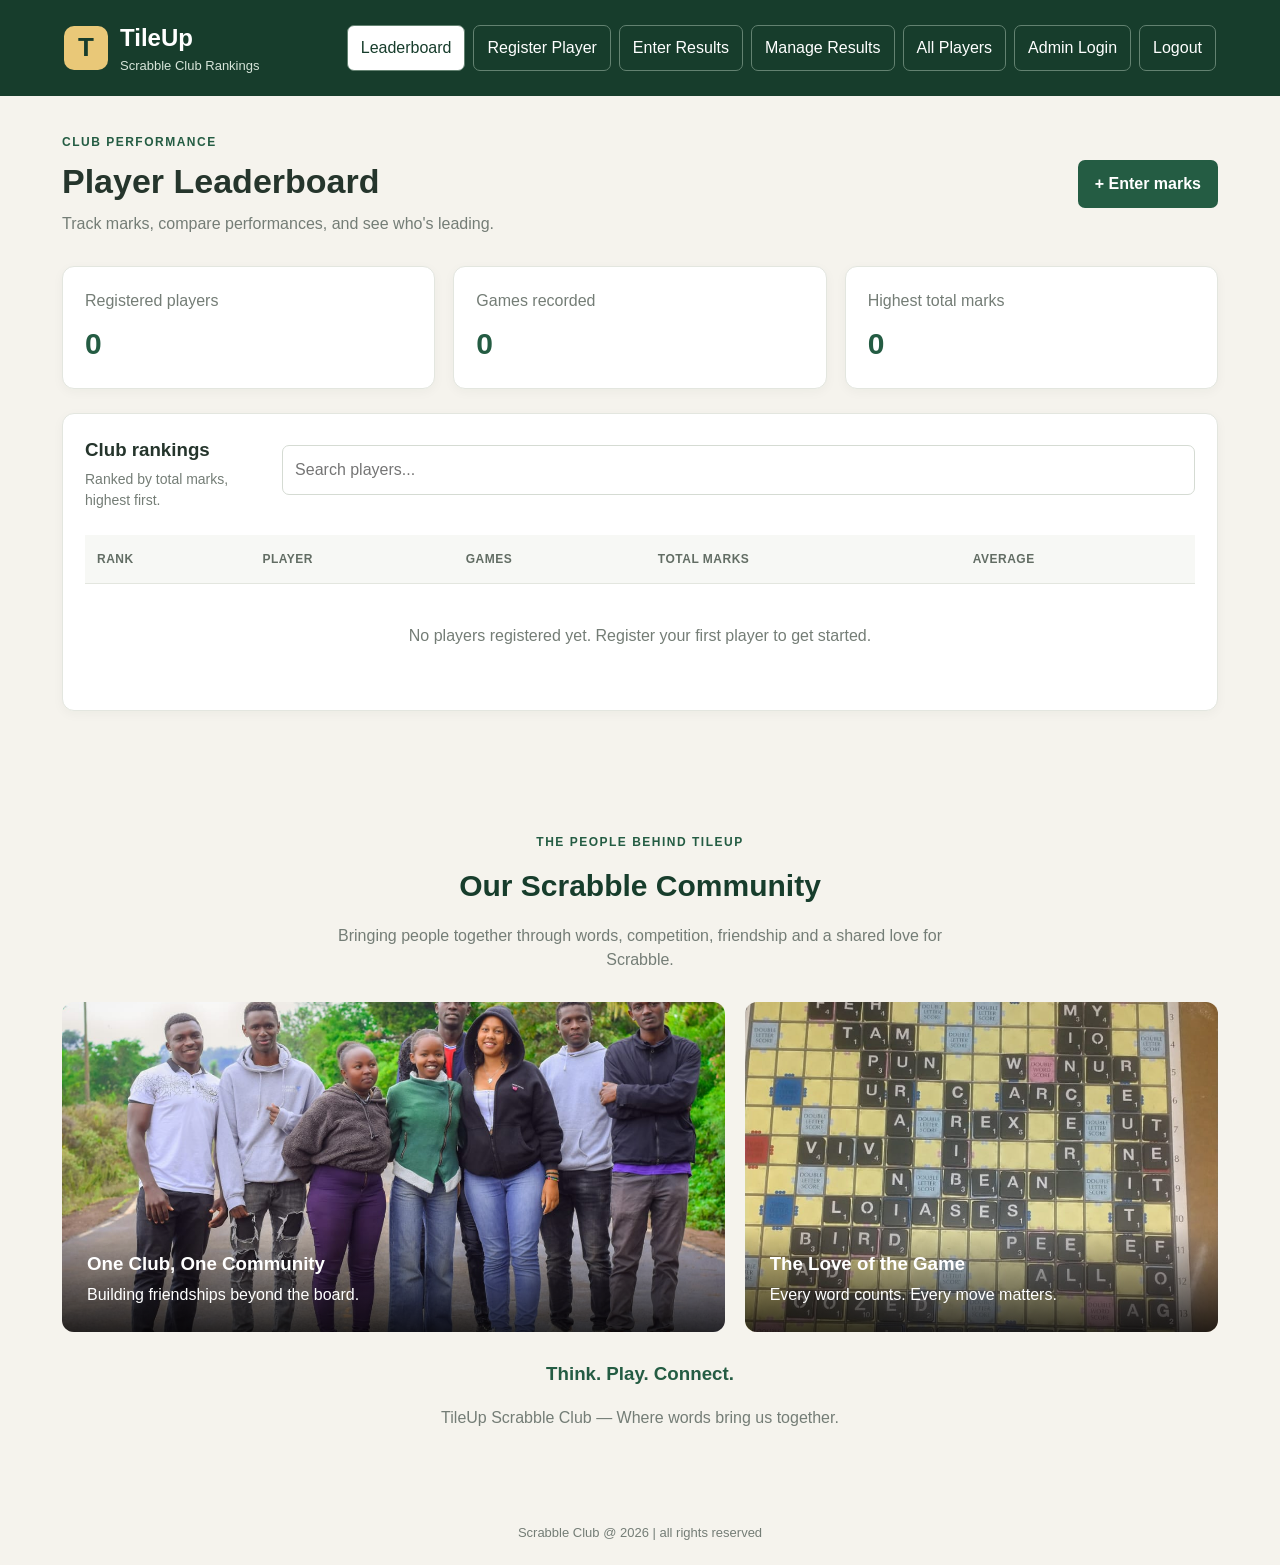
<file: scrabblefront/index.html>
<!DOCTYPE html>
<html lang="en">
<head>
    <meta charset="UTF-8">
    <meta name="viewport" content="width=device-width, initial-scale=1.0">
    <title>TileUp - Scrabble Club Rankings</title>

    <!-- Connect CSS -->
    <link rel="stylesheet" href="scrabble.css">
</head>
<body>
    <header class="site-header">
        <div class="brand">
            <div class="brand-icon">T</div>
            <div>
                <h1>TileUp</h1>
                <p>Scrabble Club Rankings</p>
            </div>
        </div>

        <nav>
            <button class="nav-button active" data-view="leaderboard">Leaderboard</button>
            <button class="nav-button" data-view="registration">Register Player</button>
            <button class="nav-button" data-view="results">Enter Results</button>
            <button class="nav-button" data-view="manage-results">Manage Results</button>
            <button class="nav-button" data-view="players">All Players</button>
            <button class="nav-button" data-view="admin-login">
    Admin Login </button>
            <button class="nav-button" id="admin-logout">
    Logout
</button>
        </nav>
    </header>

    <main>
        <section id="admin-login" class="view">
    <div class="page-heading">
        <p class="eyebrow">ADMIN ACCESS</p>
        <h2>Administrator Login</h2>
        <p>Sign in to manage TileUp competition results.</p>
    </div>

    <div class="form-card">
        <form id="admin-login-form">

            <label for="admin-email">Email Address</label>
            <input
                type="email"
                id="admin-email"
                required
                placeholder="Enter administrator email"
            >

            <label for="admin-password">Password</label>
            <input
                type="password"
                id="admin-password"
                required
                placeholder="Enter your password"
            >

            <button type="submit">Login</button>

        </form>
    </div>
</section>
        <section id="leaderboard" class="view active">
            <div class="page-heading">
                <div>
                    <p class="eyebrow">CLUB PERFORMANCE</p>
                    <h2>Player Leaderboard</h2>
                    <p>Track marks, compare performances, and see who's leading.</p>
                </div>
                <button class="primary" data-go="results">+ Enter marks</button>
            </div>

            <div class="stats-grid">
                <article class="stat-card">
                    <p>Registered players</p>
                    <strong id="total-players">0</strong>
                </article>
                <article class="stat-card">
                    <p>Games recorded</p>
                    <strong id="total-games">0</strong>
                </article>
                <article class="stat-card">
                    <p>Highest total marks</p>
                    <strong id="highest-score">0</strong>
                </article>
            </div>

            <div class="card">
                <div class="card-heading">
                    <div>
                        <h3>Club rankings</h3>
                        <p class="muted">Ranked by total marks, highest first.</p>
                    </div>
                    <input id="leaderboard-search" type="search"
                           placeholder="Search players..." aria-label="Search leaderboard">
                </div>

                <div class="table-wrap">
                    <table>
                        <thead>
                            <tr>
                                <th>Rank</th>
                                <th>Player</th>
                                <th>Games</th>
                                <th>Total marks</th>
                                <th>Average</th>
                            </tr>
                        </thead>
                        <tbody id="ranking-list"></tbody>
                    </table>
                </div>
                <p id="leaderboard-empty" class="empty-message">
                    No players registered yet. Register your first player to get started.
                </p>
            </div>
        </section>

        <section id="registration" class="view">
            <div class="page-heading">
                <div>
                    <p class="eyebrow">BUILD YOUR CLUB</p>
                    <h2>Register a Player</h2>
                    <p>Add players before recording their competition results.</p>
                </div>
            </div>

            <div class="card form-card">
                <form id="player-form">
                    <label for="player-name">Full name *</label>
                    <input id="player-name" required maxlength="60"
                           placeholder="Enter player's full name">

                    <label for="player-email">Email address</label>
                    <input id="player-email" type="email" maxlength="100"
                           placeholder="player@example.com" required>

                    <label for="player-level">Experience level</label>
                    <select id="player-level">
                        <option>Beginner</option>
                        <option>Intermediate</option>
                        <option>Advanced</option>
                    </select>

                    <button class="primary" type="submit">Register player</button>
                </form>
                <p class="muted">Each player receives a unique club ID.</p>
            </div>
        </section>

        <section id="results" class="view">
            <div class="page-heading">
                <div>
                    <p class="eyebrow">COMPETITION RECORDS</p>
                    <h2>Enter Game Results</h2>
                    <p>Record each player's marks after a Scrabble game.</p>
                </div>
            </div>

            <div class="card form-card">
                <form id="result-form">
                    <label for="result-player">Select player *</label>
                    <select id="result-player" required>
                        <option value="">Register a player first</option>
                    </select>

                    <label for="round-number">Competition round *</label>
                    <input id="round-number" type="number" min="1"
                           step="1" required placeholder="Enter round number">

                    <label for="game-marks">Marks earned *</label>
                    <input id="game-marks" type="number" min="0" max="100000"
                           step="1" required placeholder="Enter marks, e.g. 350">

                    <button class="primary" type="submit">Save game result</button>
                </form>
                <p class="muted">
                    Every submission records one game. Total marks and averages
                    are calculated automatically.
                </p>
            </div>
        </section>
        <section id="manage-results" class="view">

    <div class="page-heading">
        <div>
            <p class="eyebrow">ADMINISTRATION</p>
            <h2>Manage Competition Results</h2>
            <p>Edit or remove previously recorded game results.</p>
        </div>
    </div>

    <div class="card">
        <div class="table-wrap">
            <table>
                <thead>
                    <tr>
                        <th>Player</th>
                        <th>Round</th>
                        <th>Marks</th>
                        <th>Actions</th>
                    </tr>
                </thead>
                <tbody id="results-management-list"></tbody>
            </table>
        </div>

        <p id="results-management-empty" class="empty-message">
            No competition results recorded yet.
        </p>
    </div>

</section>

        <section id="players" class="view">
            <div class="page-heading">
                <div>
                    <p class="eyebrow">CLUB DIRECTORY</p>
                    <h2>All Players</h2>
                    <p>View registered members and their performance.</p>
                </div>
                <button class="primary" data-go="registration">+ Register player</button>
            </div>

            <div class="card">
                <input id="player-search" type="search"
                       placeholder="Search by name, ID, or email..."
                       aria-label="Search registered players">

                <div class="table-wrap">
                    <table>
                        <thead>
                            <tr>
                                <th>Player ID</th>
                                <th>Name</th>
                                <th>Email</th>
                                <th>Level</th>
                                <th>Total marks</th>
                                <th>Games</th>
                            </tr>
                        </thead>
                        <tbody id="player-list"></tbody>
                    </table>
                </div>
                <p id="players-empty" class="empty-message">
                    No registered players yet.
                </p>
            </div>
        </section>
    </main>

<section class="community-section" style="text-align: center;">

    <div class="community-heading">
        <p class="eyebrow">THE PEOPLE BEHIND TILEUP</p>
        <h2>Our Scrabble Community</h2>
        <p>
            Bringing people together through words, competition,
            friendship and a shared love for Scrabble.
        </p>
    </div>

    <div class="community-grid">

        <div class="community-card group-photo">
            <img src="images/scrabble_crew.jpeg"
                 alt="TileUp Scrabble Club members together">

            <div class="image-caption">
                <h3>One Club, One Community</h3>
                <p>Building friendships beyond the board.</p>
            </div>
        </div>

        <div class="community-card board-photo">
            <img src="images/scrabbleboard.jpeg"
                 alt="Scrabble board with letter tiles">

            <div class="image-caption">
                <h3>The Love of the Game</h3>
                <p>Every word counts. Every move matters.</p>
            </div>
        </div>

    </div>

    <div class="community-message">
        <h3>Think. Play. Connect.</h3>
        <p>TileUp Scrabble Club — Where words bring us together.</p>
    </div>

</section>
        </div>
    </section>

    <footer>
        Scrabble Club @ 2026 | all rights reserved
    </footer>
<div id="toast" class="toast"></div>
    <!-- Connect JavaScript at the bottom -->
    <script src="scrabble.js"></script>
</body>
</html>
</file>
<file: scrabblefront/scrabble.css>
:root {
    --green: #245c43;
    --green-dark: #173d2c;
    --cream: #f5f3ed;
    --gold: #e9c878;
    --text: #25352c;
    --muted: #747d76;
    --border: #e3e6df;
    --white: #ffffff;
}

* {
    box-sizing: border-box;
}

body {
    margin: 0;
    font-family: Arial, Helvetica, sans-serif;
    background: var(--cream);
    color: var(--text);
    line-height: 1.5;
}

.site-header {
    background: var(--green-dark);
    color: white;
    padding: 20px max(5%, calc((100% - 1200px) / 2));
    display: flex;
    justify-content: space-between;
    align-items: center;
    gap: 24px;
    flex-wrap: wrap;
}

.brand {
    display: flex;
    align-items: center;
    gap: 12px;
}

.brand-icon {
    display: grid;
    place-items: center;
    width: 44px;
    height: 44px;
    border-radius: 10px;
    background: var(--gold);
    color: var(--green-dark);
    font-size: 26px;
    font-weight: bold;
}

.brand h1,
.brand p {
    margin: 0;
}

.brand h1 {
    font-size: 24px;
}

.brand p {
    color: #d6e4d9;
    font-size: 13px;
}

nav {
    display: flex;
    flex-wrap: wrap;
    gap: 8px;
}

button,
input,
select {
    font: inherit;
}

button {
    cursor: pointer;
}

.nav-button {
    background: transparent;
    border: 1px solid #638271;
    color: white;
    border-radius: 7px;
    padding: 10px 13px;
}

.nav-button:hover,
.nav-button.active {
    background: white;
    color: var(--green-dark);
}

main {
    max-width: 1200px;
    margin: 0 auto;
    padding: 32px 22px 55px;
}

.view {
    display: none;
}

.view.active {
    display: block;
}

.page-heading {
    display: flex;
    justify-content: space-between;
    align-items: center;
    gap: 18px;
    margin-bottom: 25px;
}

.page-heading h2 {
    font-size: clamp(25px, 4vw, 34px);
    margin: 4px 0;
}

.page-heading p {
    margin: 5px 0;
    color: var(--muted);
}

.eyebrow {
    color: var(--green) !important;
    font-weight: bold;
    font-size: 12px;
    letter-spacing: 1.5px;
}

.primary {
    background: var(--green);
    color: white;
    border: none;
    border-radius: 7px;
    padding: 12px 17px;
    font-weight: bold;
}

.primary:hover {
    background: var(--green-dark);
}

.stats-grid {
    display: grid;
    grid-template-columns: repeat(3, minmax(0, 1fr));
    gap: 18px;
    margin-bottom: 24px;
}

.stat-card,
.card {
    background: var(--white);
    border: 1px solid var(--border);
    border-radius: 12px;
    padding: 22px;
    box-shadow: 0 3px 12px #1b38220a;
}

.stat-card p {
    color: var(--muted);
    margin: 0 0 8px;
}

.stat-card strong {
    font-size: 30px;
    color: var(--green);
}

.card h3 {
    margin: 0 0 5px;
}

.card-heading {
    display: flex;
    justify-content: space-between;
    align-items: center;
    gap: 15px;
    margin-bottom: 20px;
}

.card-heading p {
    margin: 4px 0;
}

.muted {
    color: var(--muted);
    font-size: 14px;
}

input,
select {
    width: 100%;
    padding: 12px;
    border: 1px solid #d5dbd3;
    border-radius: 7px;
    background: white;
    color: var(--text);
    margin: 6px 0 17px;
}

input:focus,
select:focus {
    outline: 2px solid #a4c7b1;
    border-color: var(--green);
}

.form-card {
    max-width: 620px;
}

.form-card form {
    display: flex;
    flex-direction: column;
}

.form-card label {
    font-weight: bold;
    font-size: 14px;
}

.form-card button {
    margin-top: 5px;
}

.table-wrap {
    width: 100%;
    overflow-x: auto;
}

table {
    width: 100%;
    border-collapse: collapse;
    text-align: left;
}

th,
td {
    padding: 15px 12px;
    border-bottom: 1px solid var(--border);
    white-space: nowrap;
}

th {
    background: #f7f8f5;
    color: #626d64;
    font-size: 12px;
    text-transform: uppercase;
    letter-spacing: 0.5px;
}

tbody tr:hover {
    background: #f8faf7;
}

.rank {
    font-weight: bold;
    color: var(--green);
}

.player-name-cell {
    font-weight: bold;
}

.empty-message {
    color: var(--muted);
    text-align: center;
    padding: 24px 8px;
}

.toast {
    position: fixed;
    right: 20px;
    bottom: 20px;
    background: var(--green-dark);
    color: white;
    padding: 14px 20px;
    border-radius: 8px;
    box-shadow: 0 5px 20px #0002;
    display: none;
    max-width: calc(100% - 40px);
    z-index: 10;
}

.toast.show {
    display: block;
}

footer {
    text-align: center;
    padding: 22px;
    color: var(--muted);
    font-size: 13px;
}

@media (max-width: 760px) {
    .site-header {
        align-items: flex-start;
    }

    nav {
        width: 100%;
    }

    .nav-button {
        flex: 1 1 40%;
    }

    main {
        padding: 24px 14px 40px;
    }

    .stats-grid {
        grid-template-columns: 1fr;
        gap: 12px;
    }

    .stat-card {
        padding: 16px;
    }

    .stat-card strong {
        font-size: 25px;
    }

    .page-heading,
    .card-heading {
        align-items: flex-start;
        flex-direction: column;
    }

    .page-heading > button {
        width: 100%;
    }

    .card {
        padding: 16px;
    }
}
/* COMMUNITY SECTION */

.community-section {
    max-width: 1200px;
    margin: 0 auto;
    padding: 55px 22px;
    text-align: center;
}

.community-heading {
    max-width: 650px;
    margin: 0 auto 30px;
}

.community-heading h2 {
    color: var(--green-dark);
    font-size: 30px;
    margin: 8px 0;
}

.community-heading p {
    color: var(--muted);
}

.community-grid {
    display: grid;
    grid-template-columns: 1.4fr 1fr;
    gap: 20px;
}

.community-card {
    position: relative;
    height: 330px;
    overflow: hidden;
    border-radius: 12px;
    background: var(--green-dark);
}

.community-card img {
    width: 100%;
    height: 100%;
    object-fit: cover;
}

.image-caption {
    position: absolute;
    bottom: 0;
    left: 0;
    right: 0;
    padding: 25px;
    color: white;
    text-align: left;
    background: linear-gradient(transparent, #000c);
}

.image-caption h3 {
    margin: 0 0 5px;
}

.image-caption p {
    margin: 0;
    color: white;
}

.community-message {
    margin-top: 28px;
}

.community-message h3 {
    color: var(--green);
}

.community-message p {
    color: var(--muted);
}

@media (max-width: 760px) {
    .community-grid {
        grid-template-columns: 1fr;
    }

    .community-card {
        height: 260px;
    }
}
</file>
